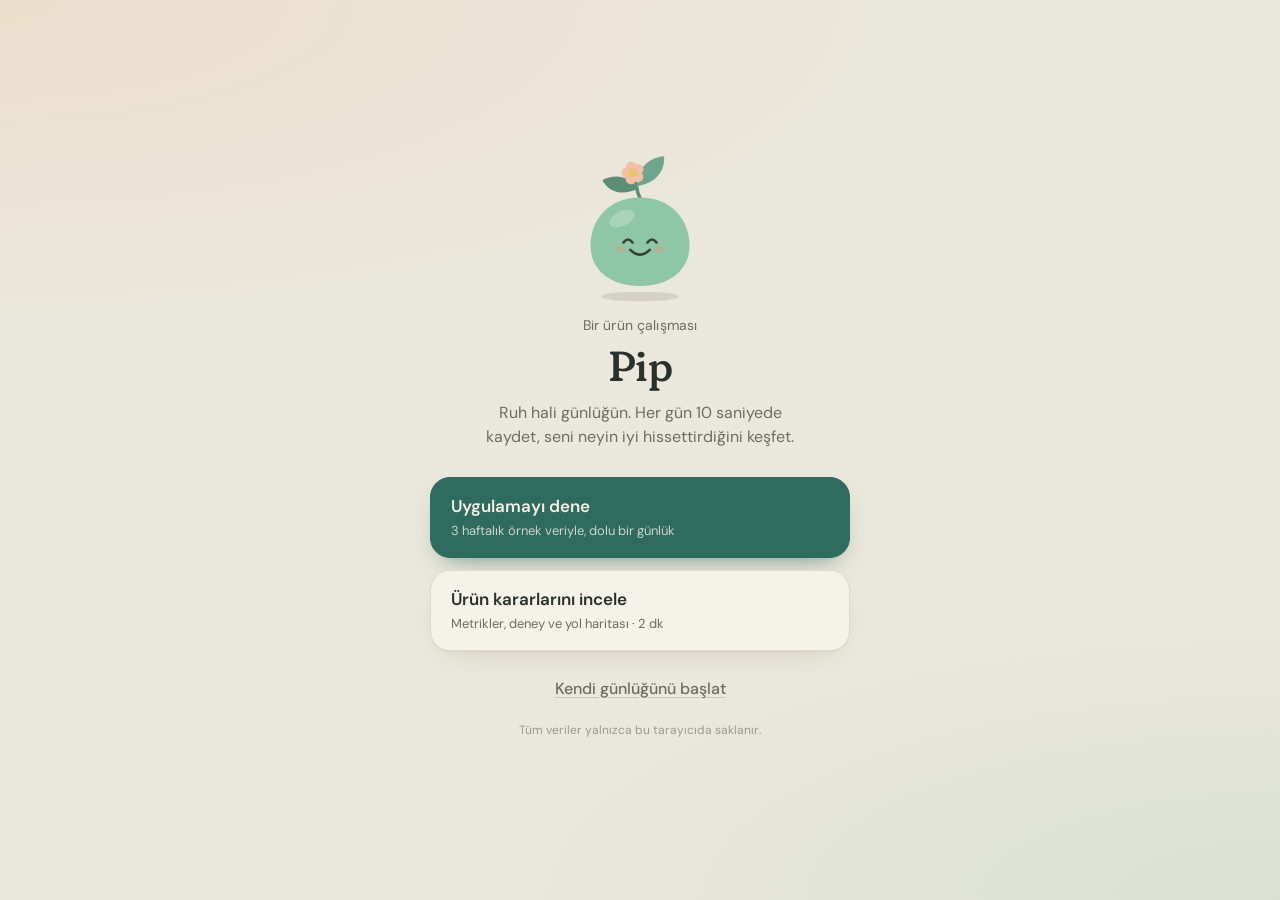
<file: index.html>
<!doctype html>
<html lang="tr">
<head>
  <meta charset="utf-8">
  <meta name="viewport" content="width=device-width, initial-scale=1, viewport-fit=cover">
  <meta name="theme-color" content="#EAE7DC">
  <meta name="description" content="Pip: günlük ruh halini 10 saniyede kaydet, haftalık örüntülerini keşfet.">
  <title>Pip · Ruh Hali Günlüğü</title>
  <link rel="manifest" href="manifest.webmanifest">
  <link rel="apple-touch-icon" href="icons/pip-180.png">
  <meta name="apple-mobile-web-app-capable" content="yes">
  <meta name="apple-mobile-web-app-title" content="Pip">
  <meta name="apple-mobile-web-app-status-bar-style" content="default">
  <link rel="icon" type="image/svg+xml" href="data:image/svg+xml,%3Csvg%20xmlns%3D%22http%3A%2F%2Fwww.w3.org%2F2000%2Fsvg%22%20viewBox%3D%2210%204%2080%2090%22%3E%3Cg%20data-part%3D%22figure%22%20transform%3D%22translate(0%20-2.50)%22%3E%3Cg%20data-part%3D%22sprout%22%20transform%3D%22rotate(-8.00%2050%2032)%22%3E%3Cpath%20d%3D%22M50%2034%20Q49%2028%2050%2022%22%20stroke%3D%22%235A8F76%22%20stroke-width%3D%222.4%22%20fill%3D%22none%22%20stroke-linecap%3D%22round%22%2F%3E%3Cpath%20d%3D%22M50%2024%20C53%2013%2063%208%2073%2010%20C71%2020%2062%2026%2050%2024Z%22%20fill%3D%22%236FA58A%22%2F%3E%3C%2Fg%3E%3Cg%20class%3D%22f-body%22%3E%3Cpath%20data-part%3D%22skin%22%20d%3D%22M50%2032%20C71%2032%2083%2047%2083%2064%20C83%2081%2069%2091%2050%2091%20C31%2091%2017%2081%2017%2064%20C17%2047%2029%2032%2050%2032Z%22%20fill%3D%22rgb(191%2C220%2C194)%22%2F%3E%3Cellipse%20cx%3D%2238%22%20cy%3D%2246%22%20rx%3D%229%22%20ry%3D%225%22%20fill%3D%22%23fff%22%20opacity%3D%22.22%22%20transform%3D%22rotate(-25%2038%2046)%22%2F%3E%3Cg%20opacity%3D%22.88%22%20fill%3D%22none%22%20stroke%3D%22%232A302B%22%20stroke-width%3D%221.8%22%20stroke-linecap%3D%22round%22%3E%3Cg%20data-part%3D%22blush%22%20opacity%3D%220.4%22%20stroke%3D%22none%22%20fill%3D%22%23E39A88%22%3E%3Cellipse%20cx%3D%2237%22%20cy%3D%2266.5%22%20rx%3D%223.4%22%20ry%3D%222.1%22%2F%3E%3Cellipse%20cx%3D%2263%22%20cy%3D%2266.5%22%20rx%3D%223.4%22%20ry%3D%222.1%22%2F%3E%3C%2Fg%3E%3Cg%20data-part%3D%22brows%22%20opacity%3D%220%22%20stroke-width%3D%221.6%22%3E%3Cpath%20d%3D%22M39%2056%20L45%2054%22%2F%3E%3Cpath%20d%3D%22M61%2056%20L55%2054%22%2F%3E%3C%2Fg%3E%3Cg%20data-part%3D%22dots%22%20opacity%3D%221%22%20stroke%3D%22none%22%20fill%3D%22%232A302B%22%3E%3Ccircle%20cx%3D%2242%22%20cy%3D%2261%22%20r%3D%222.3%22%2F%3E%3Ccircle%20cx%3D%2258%22%20cy%3D%2261%22%20r%3D%222.3%22%2F%3E%3C%2Fg%3E%3Cg%20data-part%3D%22arcs%22%20opacity%3D%220%22%3E%3Cpath%20d%3D%22M39%2062%20Q42%2058%2045%2062%22%2F%3E%3Cpath%20d%3D%22M55%2062%20Q58%2058%2061%2062%22%2F%3E%3C%2Fg%3E%3Cpath%20data-part%3D%22mouth%22%20d%3D%22M44.50%2067.80%20Q50%2071.40%2055.50%2067.80%22%2F%3E%3C%2Fg%3E%3C%2Fg%3E%3C%2Fg%3E%3C%2Fsvg%3E">
  <link rel="preconnect" href="https://fonts.googleapis.com">
  <link rel="preconnect" href="https://fonts.gstatic.com" crossorigin>
  <link rel="stylesheet" href="https://fonts.googleapis.com/css2?family=DM+Sans:opsz,wght@9..40,400;9..40,500;9..40,600&family=Fraunces:opsz,wght,SOFT@9..144,400..600,0..100&display=swap">
  <link rel="stylesheet" href="styles.css">
</head>
<body>
  <div class="app">
    <main id="view" class="view" tabindex="-1"></main>
  </div>

  <nav class="tabbar" aria-label="Ana menü">
    <div class="tabbar-inner">
      <a class="tab" href="#bugun" data-view="today">
        <svg viewBox="0 0 24 24" aria-hidden="true"><circle cx="12" cy="12" r="4.2"/><path d="M12 2.8v2.4M12 18.8v2.4M2.8 12h2.4M18.8 12h2.4M5.5 5.5l1.7 1.7M16.8 16.8l1.7 1.7M5.5 18.5l1.7-1.7M16.8 7.2l1.7-1.7"/></svg>
        <span>Bugün</span>
      </a>
      <a class="tab" href="#icgoru" data-view="insights">
        <svg viewBox="0 0 24 24" aria-hidden="true"><path d="M5 20V12M10 20V6M15 20v-9M20 20V9"/></svg>
        <span>İçgörü</span>
      </a>
      <a class="tab" href="#gecmis" data-view="history">
        <svg viewBox="0 0 24 24" aria-hidden="true"><rect x="3.5" y="5" width="17" height="15.5" rx="3"/><path d="M3.5 10h17M8 3v4M16 3v4"/></svg>
        <span>Geçmiş</span>
      </a>
      <a class="tab" href="#ayarlar" data-view="settings">
        <svg viewBox="0 0 24 24" aria-hidden="true"><path d="M4 7h9M17 7h3M4 17h3M11 17h9"/><circle cx="15" cy="7" r="2"/><circle cx="9" cy="17" r="2"/></svg>
        <span>Ayarlar</span>
      </a>
    </div>
  </nav>

  <button id="notes-toggle" class="notes-toggle" type="button" aria-pressed="false">
    <svg viewBox="0 0 24 24" aria-hidden="true"><circle cx="12" cy="12" r="8.5"/><path d="M12 11v5M12 8v.01"/></svg>
    <span>Ürün notları</span>
  </button>

  <div id="note-sheet" class="note-sheet" role="dialog" aria-modal="false" aria-labelledby="note-title" hidden>
    <div class="note-card">
      <div class="note-head">
        <span class="note-num" id="note-num"></span>
        <span class="eyebrow">Ürün notu</span>
        <button class="icon-btn note-close" type="button" data-close-note aria-label="Notu kapat">
          <svg viewBox="0 0 24 24" aria-hidden="true"><path d="M6 6l12 12M18 6L6 18"/></svg>
        </button>
      </div>
      <h3 id="note-title"></h3>
      <div id="note-body"></div>
    </div>
  </div>

  <div id="toast" class="toast" role="status" aria-live="polite"></div>

  <script src="product.js"></script>
  <script src="app.js"></script>
</body>
</html>
</file>
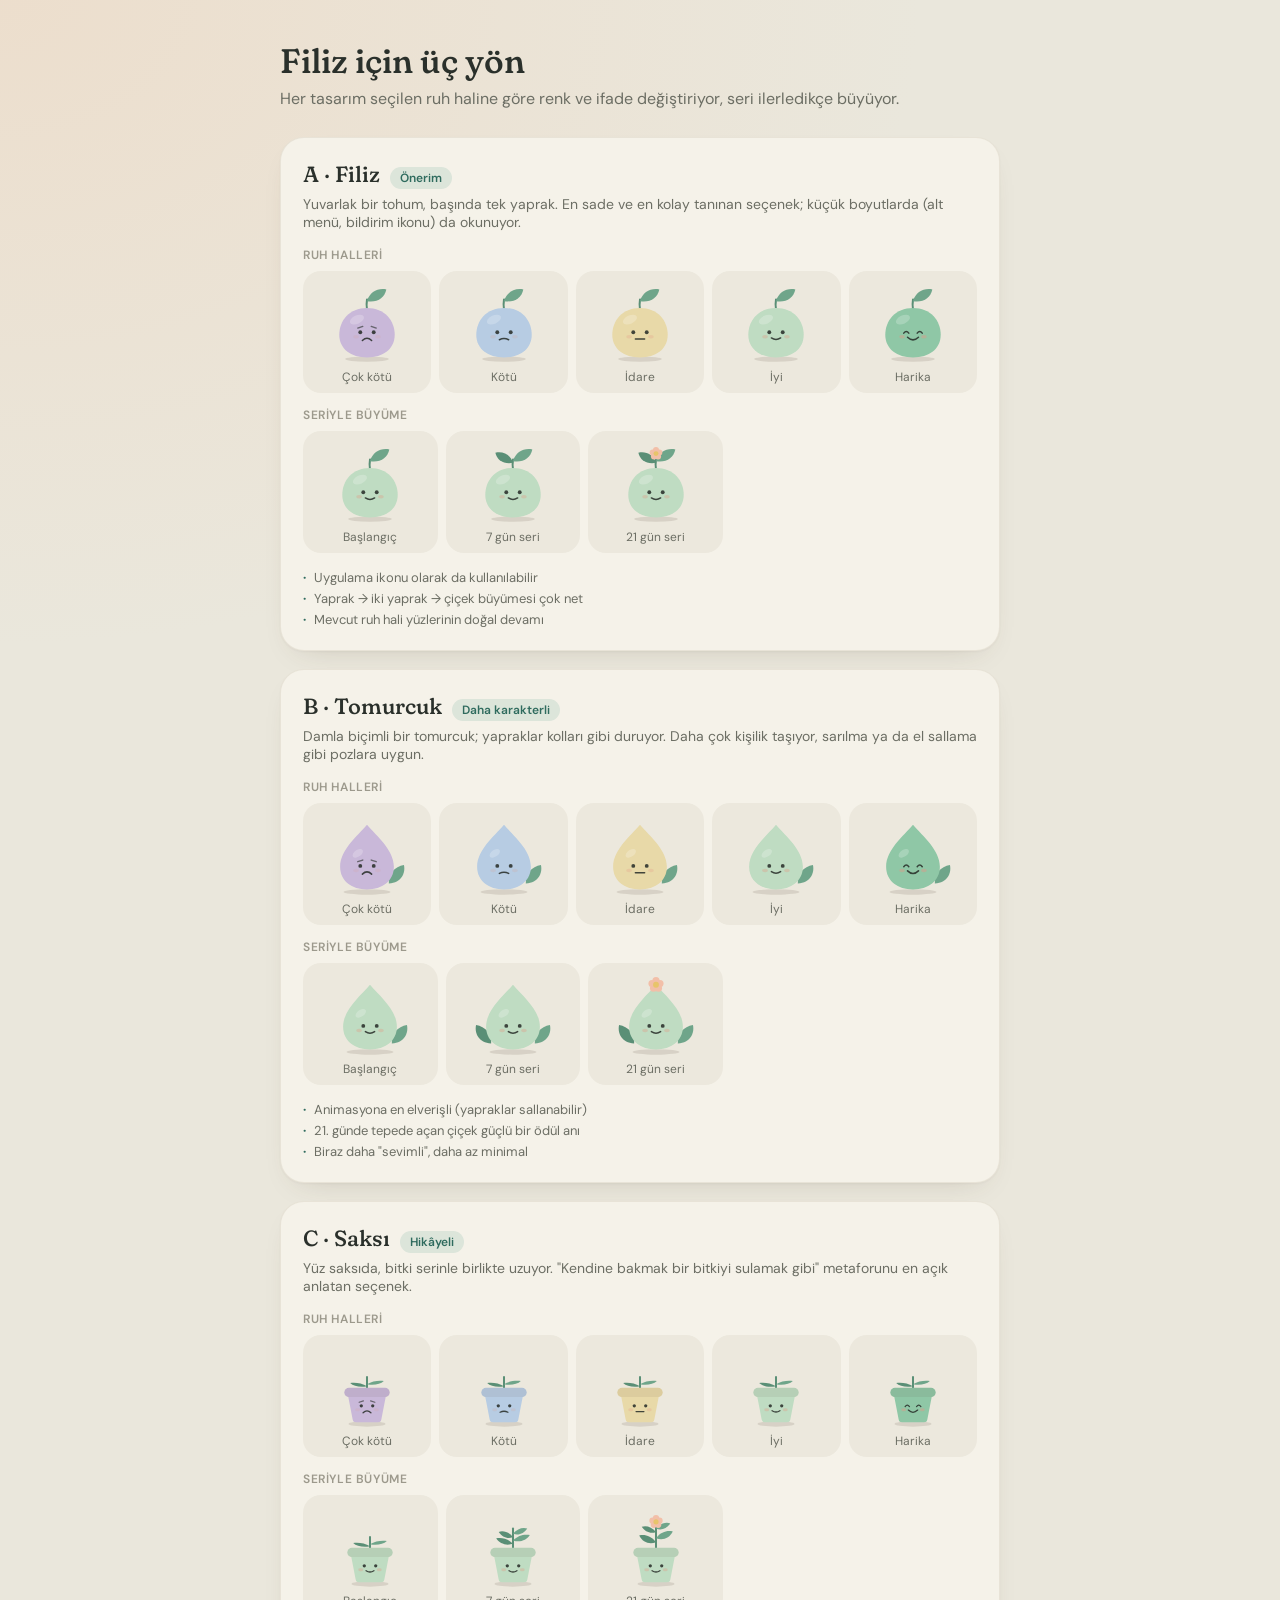
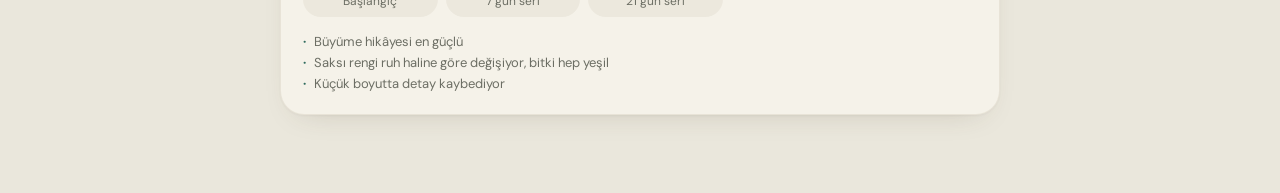
<file: tasarim/filiz-secenekler.html>
<!doctype html>
<html lang="tr">
<head>
<meta charset="utf-8">
<meta name="viewport" content="width=device-width, initial-scale=1">
<title>Filiz · Maskot seçenekleri</title>
<link rel="stylesheet" href="https://fonts.googleapis.com/css2?family=DM+Sans:opsz,wght@9..40,400;9..40,500;9..40,600&family=Fraunces:opsz,wght,SOFT@9..144,400..600,0..100&display=swap">
<style>
  :root { --bg:#EAE7DC; --surface:#F5F2E9; --surface-2:#ECE8DD; --ink:#2A302B; --muted:#6C6E64; --faint:#9C998C; --line:#E0DACB; --accent:#2F6B5E; }
  * { box-sizing: border-box; }
  body { margin:0; min-height:100vh; background: radial-gradient(120% 60% at 0% 0%, rgba(239,211,186,.45), transparent 60%), var(--bg); color:var(--ink); font-family:"DM Sans", system-ui, sans-serif; }
  main { max-width: 760px; margin: 0 auto; padding: 40px 20px 60px; }
  h1, h2 { font-family:"Fraunces", Georgia, serif; font-variation-settings:"SOFT" 100; font-weight:500; }
  h1 { font-size: 34px; margin: 0 0 6px; }
  .lead { color: var(--muted); margin: 0 0 28px; }
  .card { background: var(--surface); border:1px solid rgba(224,218,203,.6); border-radius: 24px; padding: 22px; margin-bottom: 18px; box-shadow: 0 1px 2px rgba(74,60,40,.04), 0 12px 32px -20px rgba(74,60,40,.28); }
  .head { display:flex; align-items: baseline; gap: 10px; flex-wrap: wrap; }
  .badge { font-size: 12px; font-weight:600; color: var(--accent); background:#DCE5DA; padding: 3px 10px; border-radius: 999px; }
  h2 { font-size: 22px; margin: 0; }
  .desc { color: var(--muted); font-size: 14px; margin: 6px 0 16px; }
  .label { font-size: 12px; font-weight:600; color: var(--faint); text-transform: uppercase; letter-spacing: .05em; margin: 14px 0 8px; }
  .row { display:grid; grid-template-columns: repeat(5, 1fr); gap: 8px; }
  .row.stages { grid-template-columns: repeat(3, 1fr); max-width: 420px; }
  .cell { display:flex; flex-direction:column; align-items:center; gap: 4px; background: var(--surface-2); border-radius: 18px; padding: 10px 4px 8px; }
  .cell svg { width: 100%; max-width: 84px; height: auto; }
  .cell span { font-size: 12px; color: var(--muted); }
  .pros { margin: 16px 0 0; padding: 0; list-style: none; display: grid; gap: 4px; font-size: 13px; color: var(--muted); }
  .pros li::before { content: "·"; margin-right: 8px; color: var(--accent); font-weight: 700; }
</style>
</head>
<body>
<main>
  <h1>Filiz için üç yön</h1>
  <p class="lead">Her tasarım seçilen ruh haline göre renk ve ifade değiştiriyor, seri ilerledikçe büyüyor.</p>
  <div id="variants"></div>
</main>

<script>
const MOODS = [
  { label: 'Çok kötü', color: '#C9B8D9' },
  { label: 'Kötü',     color: '#B7CCE3' },
  { label: 'İdare',    color: '#E8D9A8' },
  { label: 'İyi',      color: '#BFDCC2' },
  { label: 'Harika',   color: '#8FC7A6' },
];
const INK = '#2A302B';
const LEAF = '#6FA58A';
const LEAF_DARK = '#5A8F76';
const PETAL = '#F2BFA8';
const POLLEN = '#E8C46A';

function face(cx, cy, s, mood) {
  const eyeY = cy - 3 * s;
  let eyes;
  if (mood === 5) {
    eyes = [-8, 8].map((dx) => `<path d="M${cx + dx * s - 3 * s} ${eyeY + 1 * s} Q${cx + dx * s} ${eyeY - 3 * s} ${cx + dx * s + 3 * s} ${eyeY + 1 * s}" fill="none" stroke="${INK}" stroke-width="${1.8 * s}" stroke-linecap="round"/>`).join('');
  } else {
    eyes = [-8, 8].map((dx) => `<circle cx="${cx + dx * s}" cy="${eyeY}" r="${2.3 * s}" fill="${INK}"/>`).join('');
  }
  let brows = '';
  if (mood === 1) {
    brows = `<path d="M${cx - 11 * s} ${eyeY - 5 * s} L${cx - 5 * s} ${eyeY - 7 * s}" stroke="${INK}" stroke-width="${1.6 * s}" stroke-linecap="round" opacity=".7"/>
             <path d="M${cx + 11 * s} ${eyeY - 5 * s} L${cx + 5 * s} ${eyeY - 7 * s}" stroke="${INK}" stroke-width="${1.6 * s}" stroke-linecap="round" opacity=".7"/>`;
  }
  const c = [-3.5, -1.8, 0, 2.4, 4.2][mood - 1] * s;
  const my = cy + 5 * s;
  const w = (mood === 5 ? 6.5 : 5.5) * s;
  const mouth = `<path d="M${cx - w} ${my - c / 2} Q${cx} ${my + c} ${cx + w} ${my - c / 2}" fill="none" stroke="${INK}" stroke-width="${1.8 * s}" stroke-linecap="round"/>`;
  const blushOpacity = [0.15, 0.2, 0.3, 0.4, 0.5][mood - 1];
  const cheeks = [-13, 13].map((dx) => `<ellipse cx="${cx + dx * s}" cy="${cy + 2.5 * s}" rx="${3.4 * s}" ry="${2.1 * s}" fill="#E39A88" opacity="${blushOpacity}"/>`).join('');
  return `<g opacity=".88">${cheeks}${brows}${eyes}${mouth}</g>`;
}

function flower(cx, cy, r) {
  const petals = Array.from({ length: 5 }, (_, i) => {
    const a = (i / 5) * Math.PI * 2 - Math.PI / 2;
    return `<circle cx="${cx + Math.cos(a) * r}" cy="${cy + Math.sin(a) * r}" r="${r * 0.85}" fill="${PETAL}"/>`;
  }).join('');
  return `${petals}<circle cx="${cx}" cy="${cy}" r="${r * 0.7}" fill="${POLLEN}"/>`;
}

const shadow = (cx, y, rx) => `<ellipse cx="${cx}" cy="${y}" rx="${rx}" ry="3.2" fill="rgba(74,60,40,.13)"/>`;

/* A — Filiz: yuvarlak tohum gövde, tepede yaprak */
function seed(mood, stage) {
  const body = MOODS[mood - 1].color;
  const leafR = `<path d="M50 24 C53 13 63 8 73 10 C71 20 62 26 50 24Z" fill="${LEAF}"/>`;
  const leafL = `<path d="M50 26 C47 16 38 12 29 14 C31 23 39 28 50 26Z" fill="${LEAF_DARK}"/>`;
  const stem = `<path d="M50 34 Q49 28 50 22" stroke="${LEAF_DARK}" stroke-width="2.4" fill="none" stroke-linecap="round"/>`;
  const top = stage === 3 ? `${leafL}${leafR}${flower(50, 15, 4.2)}` : stage === 2 ? `${leafL}${leafR}` : leafR;
  return `<svg viewBox="0 0 100 100">${shadow(50, 93, 26)}${stem}${top}
    <path d="M50 32 C71 32 83 47 83 64 C83 81 69 91 50 91 C31 91 17 81 17 64 C17 47 29 32 50 32Z" fill="${body}"/>
    <ellipse cx="38" cy="46" rx="9" ry="5" fill="#fff" opacity=".22" transform="rotate(-25 38 46)"/>
    ${face(50, 64, 1, mood)}</svg>`;
}

/* B — Tomurcuk: damla gövde, yanlarda yapraklar, tepede açan çiçek */
function bud(mood, stage) {
  const body = MOODS[mood - 1].color;
  const leftLeaf = `<path d="M24 84 C9 83 4 72 6 62 C17 64 25 72 24 84Z" fill="${LEAF_DARK}"/>`;
  const rightLeaf = `<path d="M76 84 C91 83 96 72 94 62 C83 64 75 72 76 84Z" fill="${LEAF}"/>`;
  const leaves = stage >= 2 ? leftLeaf + rightLeaf : rightLeaf;
  const crown = stage === 3 ? flower(50, 14, 5) : '';
  return `<svg viewBox="0 0 100 100">${shadow(50, 94, 28)}${leaves}
    <path d="M50 14 C62 28 82 44 82 64 C82 81 68 91 50 91 C32 91 18 81 18 64 C18 44 38 28 50 14Z" fill="${body}"/>
    <ellipse cx="39" cy="48" rx="7" ry="4" fill="#fff" opacity=".22" transform="rotate(-35 39 48)"/>
    ${crown}${face(50, 66, 1, mood)}</svg>`;
}

/* C — Saksı: yüz saksıda, bitki seriyle uzuyor */
function pot(mood, stage) {
  const body = MOODS[mood - 1].color;
  const h = [16, 26, 32][stage - 1];
  const top = 54 - h;
  const leaves = [];
  leaves.push(`<path d="M50 ${top + h * 0.55} C56 ${top + h * 0.3} 64 ${top + h * 0.25} 70 ${top + h * 0.3} C66 ${top + h * 0.55} 58 ${top + h * 0.65} 50 ${top + h * 0.55}Z" fill="${LEAF}"/>`);
  leaves.push(`<path d="M50 ${top + h * 0.7} C44 ${top + h * 0.45} 36 ${top + h * 0.4} 30 ${top + h * 0.45} C34 ${top + h * 0.7} 42 ${top + h * 0.8} 50 ${top + h * 0.7}Z" fill="${LEAF_DARK}"/>`);
  if (stage >= 2) {
    leaves.push(`<path d="M50 ${top + 6} C55 ${top} 62 ${top - 2} 67 ${top} C63 ${top + 6} 56 ${top + 9} 50 ${top + 6}Z" fill="${LEAF}"/>`);
    leaves.push(`<path d="M50 ${top + 10} C45 ${top + 4} 38 ${top + 2} 33 ${top + 4} C37 ${top + 10} 44 ${top + 13} 50 ${top + 10}Z" fill="${LEAF_DARK}"/>`);
  }
  const crown = stage === 3 ? flower(50, top - 2, 4.4) : '';
  return `<svg viewBox="0 0 100 100">${shadow(50, 94, 22)}
    <path d="M50 54 L50 ${top}" stroke="${LEAF_DARK}" stroke-width="2.4" stroke-linecap="round"/>
    ${leaves.join('')}${crown}
    <path d="M27 58 H73 L67 89 Q66.5 92 63 92 H37 Q33.5 92 33 89 Z" fill="${body}"/>
    <rect x="23" y="51" width="54" height="11" rx="5.5" fill="${body}"/>
    <rect x="23" y="51" width="54" height="11" rx="5.5" fill="rgba(74,60,40,.08)"/>
    ${face(50, 75, 0.85, mood)}</svg>`;
}

const VARIANTS = [
  { name: 'Filiz', badge: 'Önerim', fn: seed,
    desc: 'Yuvarlak bir tohum, başında tek yaprak. En sade ve en kolay tanınan seçenek; küçük boyutlarda (alt menü, bildirim ikonu) da okunuyor.',
    pros: ['Uygulama ikonu olarak da kullanılabilir', 'Yaprak → iki yaprak → çiçek büyümesi çok net', 'Mevcut ruh hali yüzlerinin doğal devamı'] },
  { name: 'Tomurcuk', badge: 'Daha karakterli', fn: bud,
    desc: 'Damla biçimli bir tomurcuk; yapraklar kolları gibi duruyor. Daha çok kişilik taşıyor, sarılma ya da el sallama gibi pozlara uygun.',
    pros: ['Animasyona en elverişli (yapraklar sallanabilir)', '21. günde tepede açan çiçek güçlü bir ödül anı', 'Biraz daha "sevimli", daha az minimal'] },
  { name: 'Saksı', badge: 'Hikâyeli', fn: pot,
    desc: 'Yüz saksıda, bitki serinle birlikte uzuyor. "Kendine bakmak bir bitkiyi sulamak gibi" metaforunu en açık anlatan seçenek.',
    pros: ['Büyüme hikâyesi en güçlü', 'Saksı rengi ruh haline göre değişiyor, bitki hep yeşil', 'Küçük boyutta detay kaybediyor'] },
];

const STAGES = ['Başlangıç', '7 gün seri', '21 gün seri'];

document.getElementById('variants').innerHTML = VARIANTS.map((v, i) => `
  <section class="card">
    <div class="head"><h2>${String.fromCharCode(65 + i)} · ${v.name}</h2><span class="badge">${v.badge}</span></div>
    <p class="desc">${v.desc}</p>
    <div class="label">Ruh halleri</div>
    <div class="row">${MOODS.map((m, k) => `<div class="cell">${v.fn(k + 1, 1)}<span>${m.label}</span></div>`).join('')}</div>
    <div class="label">Seriyle büyüme</div>
    <div class="row stages">${STAGES.map((s, k) => `<div class="cell">${v.fn(4, k + 1)}<span>${s}</span></div>`).join('')}</div>
    <ul class="pros">${v.pros.map((p) => `<li>${p}</li>`).join('')}</ul>
  </section>`).join('');
</script>
</body>
</html>
</file>
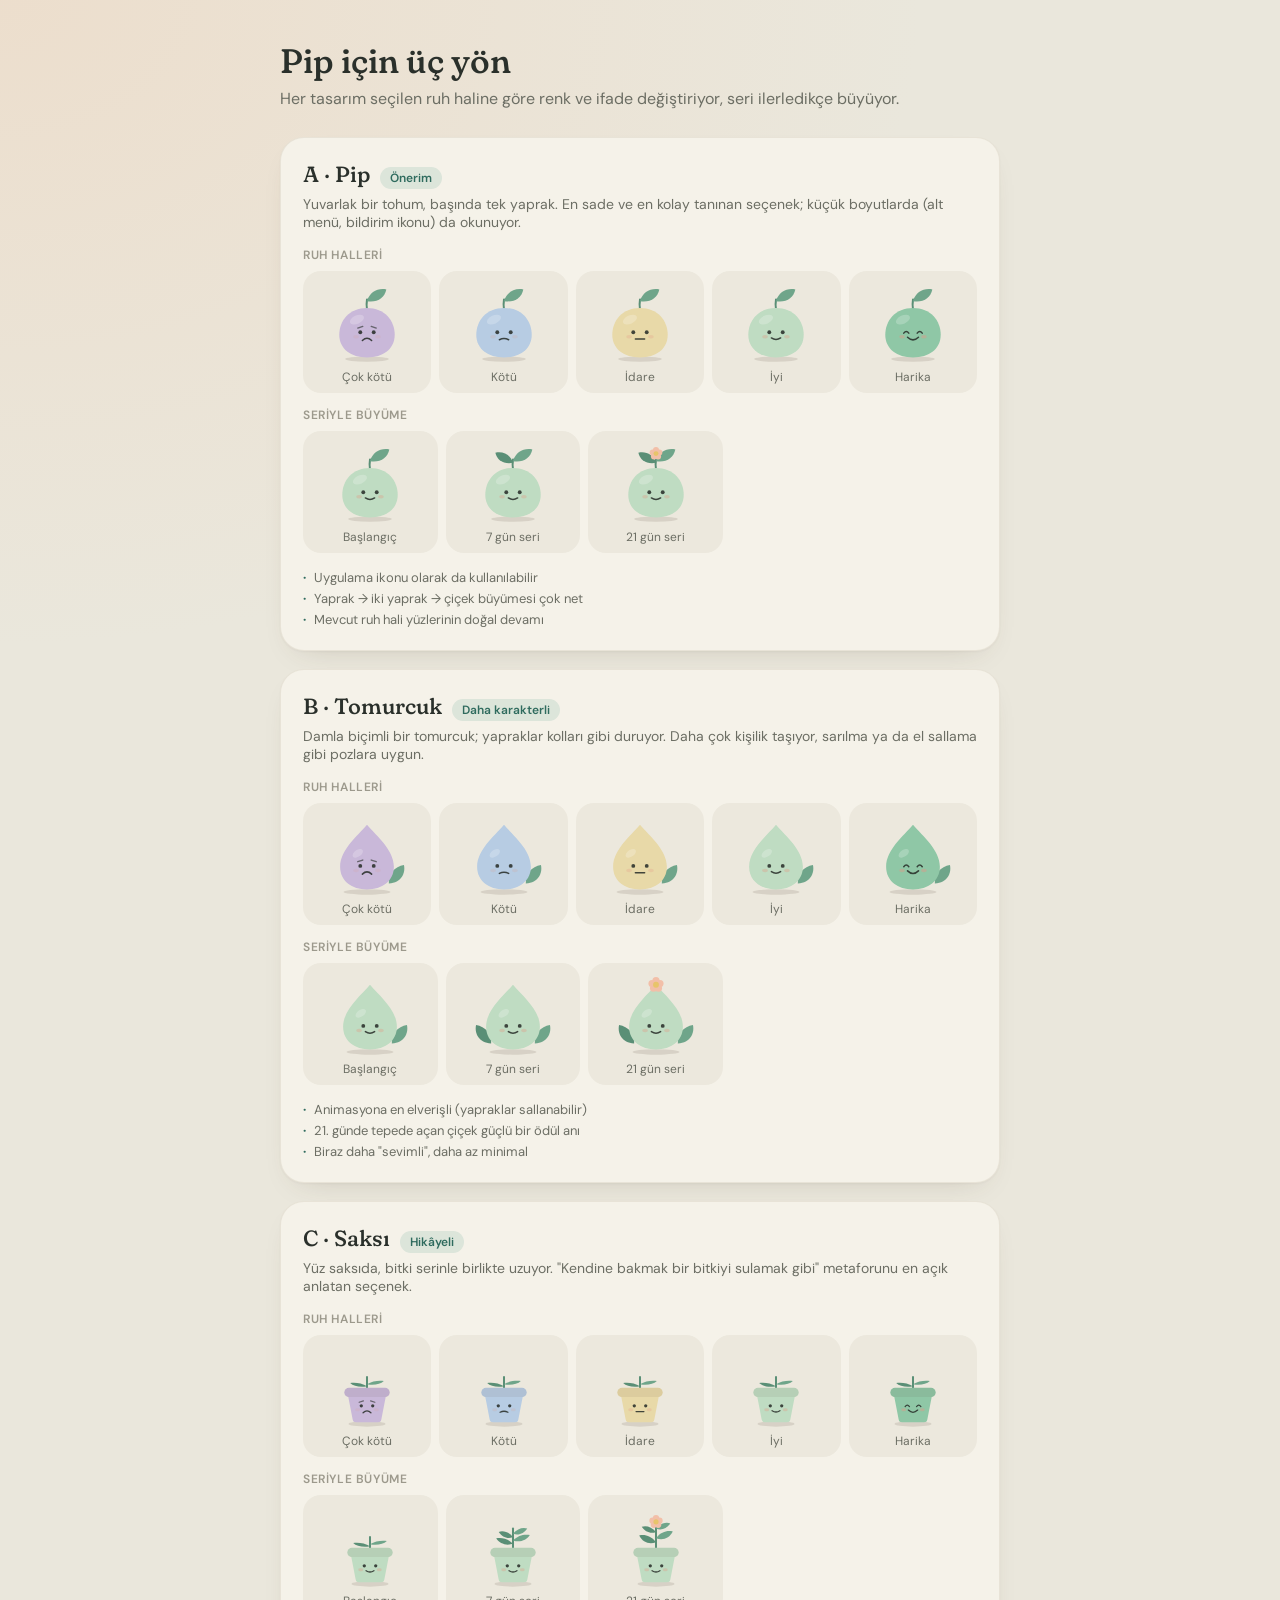
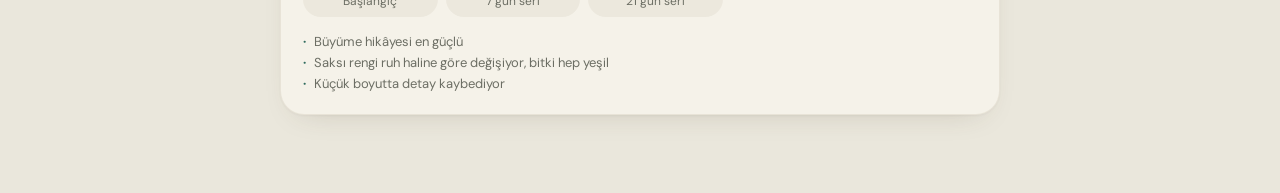
<file: tasarim/pip-secenekler.html>
<!doctype html>
<html lang="tr">
<head>
<meta charset="utf-8">
<meta name="viewport" content="width=device-width, initial-scale=1">
<title>Pip · Maskot seçenekleri</title>
<link rel="stylesheet" href="https://fonts.googleapis.com/css2?family=DM+Sans:opsz,wght@9..40,400;9..40,500;9..40,600&family=Fraunces:opsz,wght,SOFT@9..144,400..600,0..100&display=swap">
<style>
  :root { --bg:#EAE7DC; --surface:#F5F2E9; --surface-2:#ECE8DD; --ink:#2A302B; --muted:#6C6E64; --faint:#9C998C; --line:#E0DACB; --accent:#2F6B5E; }
  * { box-sizing: border-box; }
  body { margin:0; min-height:100vh; background: radial-gradient(120% 60% at 0% 0%, rgba(239,211,186,.45), transparent 60%), var(--bg); color:var(--ink); font-family:"DM Sans", system-ui, sans-serif; }
  main { max-width: 760px; margin: 0 auto; padding: 40px 20px 60px; }
  h1, h2 { font-family:"Fraunces", Georgia, serif; font-variation-settings:"SOFT" 100; font-weight:500; }
  h1 { font-size: 34px; margin: 0 0 6px; }
  .lead { color: var(--muted); margin: 0 0 28px; }
  .card { background: var(--surface); border:1px solid rgba(224,218,203,.6); border-radius: 24px; padding: 22px; margin-bottom: 18px; box-shadow: 0 1px 2px rgba(74,60,40,.04), 0 12px 32px -20px rgba(74,60,40,.28); }
  .head { display:flex; align-items: baseline; gap: 10px; flex-wrap: wrap; }
  .badge { font-size: 12px; font-weight:600; color: var(--accent); background:#DCE5DA; padding: 3px 10px; border-radius: 999px; }
  h2 { font-size: 22px; margin: 0; }
  .desc { color: var(--muted); font-size: 14px; margin: 6px 0 16px; }
  .label { font-size: 12px; font-weight:600; color: var(--faint); text-transform: uppercase; letter-spacing: .05em; margin: 14px 0 8px; }
  .row { display:grid; grid-template-columns: repeat(5, 1fr); gap: 8px; }
  .row.stages { grid-template-columns: repeat(3, 1fr); max-width: 420px; }
  .cell { display:flex; flex-direction:column; align-items:center; gap: 4px; background: var(--surface-2); border-radius: 18px; padding: 10px 4px 8px; }
  .cell svg { width: 100%; max-width: 84px; height: auto; }
  .cell span { font-size: 12px; color: var(--muted); }
  .pros { margin: 16px 0 0; padding: 0; list-style: none; display: grid; gap: 4px; font-size: 13px; color: var(--muted); }
  .pros li::before { content: "·"; margin-right: 8px; color: var(--accent); font-weight: 700; }
</style>
</head>
<body>
<main>
  <h1>Pip için üç yön</h1>
  <p class="lead">Her tasarım seçilen ruh haline göre renk ve ifade değiştiriyor, seri ilerledikçe büyüyor.</p>
  <div id="variants"></div>
</main>

<script>
const MOODS = [
  { label: 'Çok kötü', color: '#C9B8D9' },
  { label: 'Kötü',     color: '#B7CCE3' },
  { label: 'İdare',    color: '#E8D9A8' },
  { label: 'İyi',      color: '#BFDCC2' },
  { label: 'Harika',   color: '#8FC7A6' },
];
const INK = '#2A302B';
const LEAF = '#6FA58A';
const LEAF_DARK = '#5A8F76';
const PETAL = '#F2BFA8';
const POLLEN = '#E8C46A';

function face(cx, cy, s, mood) {
  const eyeY = cy - 3 * s;
  let eyes;
  if (mood === 5) {
    eyes = [-8, 8].map((dx) => `<path d="M${cx + dx * s - 3 * s} ${eyeY + 1 * s} Q${cx + dx * s} ${eyeY - 3 * s} ${cx + dx * s + 3 * s} ${eyeY + 1 * s}" fill="none" stroke="${INK}" stroke-width="${1.8 * s}" stroke-linecap="round"/>`).join('');
  } else {
    eyes = [-8, 8].map((dx) => `<circle cx="${cx + dx * s}" cy="${eyeY}" r="${2.3 * s}" fill="${INK}"/>`).join('');
  }
  let brows = '';
  if (mood === 1) {
    brows = `<path d="M${cx - 11 * s} ${eyeY - 5 * s} L${cx - 5 * s} ${eyeY - 7 * s}" stroke="${INK}" stroke-width="${1.6 * s}" stroke-linecap="round" opacity=".7"/>
             <path d="M${cx + 11 * s} ${eyeY - 5 * s} L${cx + 5 * s} ${eyeY - 7 * s}" stroke="${INK}" stroke-width="${1.6 * s}" stroke-linecap="round" opacity=".7"/>`;
  }
  const c = [-3.5, -1.8, 0, 2.4, 4.2][mood - 1] * s;
  const my = cy + 5 * s;
  const w = (mood === 5 ? 6.5 : 5.5) * s;
  const mouth = `<path d="M${cx - w} ${my - c / 2} Q${cx} ${my + c} ${cx + w} ${my - c / 2}" fill="none" stroke="${INK}" stroke-width="${1.8 * s}" stroke-linecap="round"/>`;
  const blushOpacity = [0.15, 0.2, 0.3, 0.4, 0.5][mood - 1];
  const cheeks = [-13, 13].map((dx) => `<ellipse cx="${cx + dx * s}" cy="${cy + 2.5 * s}" rx="${3.4 * s}" ry="${2.1 * s}" fill="#E39A88" opacity="${blushOpacity}"/>`).join('');
  return `<g opacity=".88">${cheeks}${brows}${eyes}${mouth}</g>`;
}

function flower(cx, cy, r) {
  const petals = Array.from({ length: 5 }, (_, i) => {
    const a = (i / 5) * Math.PI * 2 - Math.PI / 2;
    return `<circle cx="${cx + Math.cos(a) * r}" cy="${cy + Math.sin(a) * r}" r="${r * 0.85}" fill="${PETAL}"/>`;
  }).join('');
  return `${petals}<circle cx="${cx}" cy="${cy}" r="${r * 0.7}" fill="${POLLEN}"/>`;
}

const shadow = (cx, y, rx) => `<ellipse cx="${cx}" cy="${y}" rx="${rx}" ry="3.2" fill="rgba(74,60,40,.13)"/>`;

/* A — Pip: yuvarlak tohum gövde, tepede yaprak */
function seed(mood, stage) {
  const body = MOODS[mood - 1].color;
  const leafR = `<path d="M50 24 C53 13 63 8 73 10 C71 20 62 26 50 24Z" fill="${LEAF}"/>`;
  const leafL = `<path d="M50 26 C47 16 38 12 29 14 C31 23 39 28 50 26Z" fill="${LEAF_DARK}"/>`;
  const stem = `<path d="M50 34 Q49 28 50 22" stroke="${LEAF_DARK}" stroke-width="2.4" fill="none" stroke-linecap="round"/>`;
  const top = stage === 3 ? `${leafL}${leafR}${flower(50, 15, 4.2)}` : stage === 2 ? `${leafL}${leafR}` : leafR;
  return `<svg viewBox="0 0 100 100">${shadow(50, 93, 26)}${stem}${top}
    <path d="M50 32 C71 32 83 47 83 64 C83 81 69 91 50 91 C31 91 17 81 17 64 C17 47 29 32 50 32Z" fill="${body}"/>
    <ellipse cx="38" cy="46" rx="9" ry="5" fill="#fff" opacity=".22" transform="rotate(-25 38 46)"/>
    ${face(50, 64, 1, mood)}</svg>`;
}

/* B — Tomurcuk: damla gövde, yanlarda yapraklar, tepede açan çiçek */
function bud(mood, stage) {
  const body = MOODS[mood - 1].color;
  const leftLeaf = `<path d="M24 84 C9 83 4 72 6 62 C17 64 25 72 24 84Z" fill="${LEAF_DARK}"/>`;
  const rightLeaf = `<path d="M76 84 C91 83 96 72 94 62 C83 64 75 72 76 84Z" fill="${LEAF}"/>`;
  const leaves = stage >= 2 ? leftLeaf + rightLeaf : rightLeaf;
  const crown = stage === 3 ? flower(50, 14, 5) : '';
  return `<svg viewBox="0 0 100 100">${shadow(50, 94, 28)}${leaves}
    <path d="M50 14 C62 28 82 44 82 64 C82 81 68 91 50 91 C32 91 18 81 18 64 C18 44 38 28 50 14Z" fill="${body}"/>
    <ellipse cx="39" cy="48" rx="7" ry="4" fill="#fff" opacity=".22" transform="rotate(-35 39 48)"/>
    ${crown}${face(50, 66, 1, mood)}</svg>`;
}

/* C — Saksı: yüz saksıda, bitki seriyle uzuyor */
function pot(mood, stage) {
  const body = MOODS[mood - 1].color;
  const h = [16, 26, 32][stage - 1];
  const top = 54 - h;
  const leaves = [];
  leaves.push(`<path d="M50 ${top + h * 0.55} C56 ${top + h * 0.3} 64 ${top + h * 0.25} 70 ${top + h * 0.3} C66 ${top + h * 0.55} 58 ${top + h * 0.65} 50 ${top + h * 0.55}Z" fill="${LEAF}"/>`);
  leaves.push(`<path d="M50 ${top + h * 0.7} C44 ${top + h * 0.45} 36 ${top + h * 0.4} 30 ${top + h * 0.45} C34 ${top + h * 0.7} 42 ${top + h * 0.8} 50 ${top + h * 0.7}Z" fill="${LEAF_DARK}"/>`);
  if (stage >= 2) {
    leaves.push(`<path d="M50 ${top + 6} C55 ${top} 62 ${top - 2} 67 ${top} C63 ${top + 6} 56 ${top + 9} 50 ${top + 6}Z" fill="${LEAF}"/>`);
    leaves.push(`<path d="M50 ${top + 10} C45 ${top + 4} 38 ${top + 2} 33 ${top + 4} C37 ${top + 10} 44 ${top + 13} 50 ${top + 10}Z" fill="${LEAF_DARK}"/>`);
  }
  const crown = stage === 3 ? flower(50, top - 2, 4.4) : '';
  return `<svg viewBox="0 0 100 100">${shadow(50, 94, 22)}
    <path d="M50 54 L50 ${top}" stroke="${LEAF_DARK}" stroke-width="2.4" stroke-linecap="round"/>
    ${leaves.join('')}${crown}
    <path d="M27 58 H73 L67 89 Q66.5 92 63 92 H37 Q33.5 92 33 89 Z" fill="${body}"/>
    <rect x="23" y="51" width="54" height="11" rx="5.5" fill="${body}"/>
    <rect x="23" y="51" width="54" height="11" rx="5.5" fill="rgba(74,60,40,.08)"/>
    ${face(50, 75, 0.85, mood)}</svg>`;
}

const VARIANTS = [
  { name: 'Pip', badge: 'Önerim', fn: seed,
    desc: 'Yuvarlak bir tohum, başında tek yaprak. En sade ve en kolay tanınan seçenek; küçük boyutlarda (alt menü, bildirim ikonu) da okunuyor.',
    pros: ['Uygulama ikonu olarak da kullanılabilir', 'Yaprak → iki yaprak → çiçek büyümesi çok net', 'Mevcut ruh hali yüzlerinin doğal devamı'] },
  { name: 'Tomurcuk', badge: 'Daha karakterli', fn: bud,
    desc: 'Damla biçimli bir tomurcuk; yapraklar kolları gibi duruyor. Daha çok kişilik taşıyor, sarılma ya da el sallama gibi pozlara uygun.',
    pros: ['Animasyona en elverişli (yapraklar sallanabilir)', '21. günde tepede açan çiçek güçlü bir ödül anı', 'Biraz daha "sevimli", daha az minimal'] },
  { name: 'Saksı', badge: 'Hikâyeli', fn: pot,
    desc: 'Yüz saksıda, bitki serinle birlikte uzuyor. "Kendine bakmak bir bitkiyi sulamak gibi" metaforunu en açık anlatan seçenek.',
    pros: ['Büyüme hikâyesi en güçlü', 'Saksı rengi ruh haline göre değişiyor, bitki hep yeşil', 'Küçük boyutta detay kaybediyor'] },
];

const STAGES = ['Başlangıç', '7 gün seri', '21 gün seri'];

document.getElementById('variants').innerHTML = VARIANTS.map((v, i) => `
  <section class="card">
    <div class="head"><h2>${String.fromCharCode(65 + i)} · ${v.name}</h2><span class="badge">${v.badge}</span></div>
    <p class="desc">${v.desc}</p>
    <div class="label">Ruh halleri</div>
    <div class="row">${MOODS.map((m, k) => `<div class="cell">${v.fn(k + 1, 1)}<span>${m.label}</span></div>`).join('')}</div>
    <div class="label">Seriyle büyüme</div>
    <div class="row stages">${STAGES.map((s, k) => `<div class="cell">${v.fn(4, k + 1)}<span>${s}</span></div>`).join('')}</div>
    <ul class="pros">${v.pros.map((p) => `<li>${p}</li>`).join('')}</ul>
  </section>`).join('');
</script>
</body>
</html>
</file>
<file: styles.css>
:root {
  /* Sıcak, düşük kontrastlı zemin: saf beyaz yok */
  --bg: #EAE7DC;
  --bg-glow-1: rgba(239, 211, 186, .45);
  --bg-glow-2: rgba(191, 214, 196, .40);
  --surface: #F5F2E9;
  --surface-2: #ECE8DD;
  --ink: #2A302B;
  --muted: #6C6E64;
  --faint: #9C998C;
  --line: #E0DACB;
  --accent: #2F6B5E;
  --accent-ink: #25574C;
  --accent-soft: #DCE5DA;
  --accent-soft-line: #BCD0C3;
  --danger: #9A4A43;

  --mood-1: #C9B8D9;
  --mood-2: #B7CCE3;
  --mood-3: #E8D9A8;
  --mood-4: #BFDCC2;
  --mood-5: #8FC7A6;

  --tint-up: #E2ECDD;
  --tint-down: #EAE3EE;
  --tint-neutral: #F0E8D5;

  --radius: 24px;
  --shadow: 0 1px 2px rgba(74, 60, 40, .04), 0 12px 32px -20px rgba(74, 60, 40, .28);
  --font-display: "Fraunces", Georgia, "Times New Roman", serif;
  --font-body: "DM Sans", system-ui, -apple-system, "Segoe UI", Roboto, sans-serif;
  --tabbar-h: 72px;
}

* { box-sizing: border-box; }

[hidden] { display: none !important; }

html { -webkit-text-size-adjust: 100%; }

body {
  margin: 0;
  min-height: 100vh;
  background:
    radial-gradient(120% 60% at 0% 0%, var(--bg-glow-1), transparent 60%),
    radial-gradient(100% 50% at 100% 100%, var(--bg-glow-2), transparent 60%),
    var(--bg);
  background-attachment: fixed;
  color: var(--ink);
  font-family: var(--font-body);
  font-size: 16px;
  line-height: 1.5;
  -webkit-font-smoothing: antialiased;
  -webkit-tap-highlight-color: transparent;
}

button, input { font: inherit; color: inherit; }
button { cursor: pointer; }

:focus-visible {
  outline: 2px solid var(--accent);
  outline-offset: 2px;
}

.app {
  max-width: 460px;
  margin: 0 auto;
  padding: calc(20px + env(safe-area-inset-top, 0px)) 20px calc(var(--tabbar-h) + 32px + env(safe-area-inset-bottom, 0px));
}

.view { outline: none; }
.view.enter > * { animation: rise .4s ease both; }
.view.enter > *:nth-child(2) { animation-delay: .03s; }
.view.enter > *:nth-child(3) { animation-delay: .06s; }
.view.enter > *:nth-child(4) { animation-delay: .09s; }
.view.enter > *:nth-child(n+5) { animation-delay: .12s; }

@keyframes rise {
  from { opacity: 0; transform: translateY(6px); }
  to { opacity: 1; transform: none; }
}

/* ---------- Typography ---------- */

.title, .section-title, .avg-num, .insight h3, .empty h3, .cal-head h2 {
  font-family: var(--font-display);
  font-variation-settings: "SOFT" 100;
}

.top {
  display: flex;
  align-items: center;
  justify-content: space-between;
  gap: 12px;
  min-height: 36px;
  margin-bottom: 20px;
}

.eyebrow {
  margin: 0;
  font-size: 14px;
  color: var(--muted);
  letter-spacing: .01em;
}
.eyebrow strong { color: var(--ink); font-weight: 600; }

.title {
  margin: 0 0 24px;
  font-weight: 500;
  font-size: clamp(28px, 8vw, 34px);
  line-height: 1.15;
  letter-spacing: -0.01em;
}

.section-title {
  margin: 32px 0 12px;
  font-weight: 500;
  font-size: 20px;
}

.muted { color: var(--muted); }
.small { font-size: 13px; }

/* ---------- Streak ---------- */

.streak {
  display: inline-flex;
  align-items: center;
  gap: 7px;
  padding: 7px 13px 7px 11px;
  border-radius: 999px;
  background: var(--tint-neutral);
  color: #7A5B2E;
  font-size: 14px;
  font-weight: 500;
  white-space: nowrap;
}
.streak svg { width: 15px; height: 15px; fill: #C98F4A; }
.streak strong { font-weight: 600; }

/* ---------- Pip mood picker ---------- */

.picker {
  position: relative;          /* ölçek sağa sabitlenir, Pip tam ortada kalır */
  margin-top: -12px;
  touch-action: none;          /* sürüklerken sayfa kaymasın */
  user-select: none;
  -webkit-user-select: none;
  cursor: grab;
}
.picker.is-dragging { cursor: grabbing; }

.picker-stage {
  position: relative;
  display: grid;
  place-items: center;
  height: 184px;
  border-radius: 32px;
  outline-offset: 4px;
}

.picker-halo {
  position: absolute;
  width: 160px;
  height: 160px;
  border-radius: 50%;
  background: var(--halo, #DCC9B0);
  opacity: .5;
  filter: blur(22px);
}

.pip { position: relative; display: block; overflow: visible; }
.picker .pip { width: 168px; height: 168px; }

.picker.is-idle .pip { animation: bob 2.6s ease-in-out infinite; }
@keyframes bob {
  0%, 100% { transform: translateY(0); }
  50% { transform: translateY(-7px); }
}

/* Kayıt anı: kısa bir sevinç zıplaması */
.picker .pip.hop { animation: hop .7s cubic-bezier(.3, .7, .3, 1); }
@keyframes hop {
  0% { transform: translateY(0) scale(1, 1); }
  18% { transform: translateY(2px) scale(1.06, .94); }
  45% { transform: translateY(-18px) scale(.97, 1.04); }
  75% { transform: translateY(0) scale(1.04, .96); }
  100% { transform: translateY(0) scale(1, 1); }
}

.f-body { transform-box: fill-box; transform-origin: 50% 100%; }
.f-body.boing { animation: boing .42s cubic-bezier(.3, .7, .3, 1); }
@keyframes boing {
  0% { transform: scale(1, 1); }
  30% { transform: scale(1.06, .94); }
  65% { transform: scale(.98, 1.03); }
  100% { transform: scale(1, 1); }
}

.scale {
  position: absolute;
  top: 50%;
  right: 0;
  width: 48px;
  height: 176px;
  transform: translateY(-50%);
  display: flex;
  flex-direction: column;
  align-items: center;
  gap: 8px;
}

/* Uç etiketleri yalnızca ilk seçimden önce yön gösterir */
.scale-end {
  font-size: 11px;
  line-height: 1;
  font-weight: 500;
  color: var(--faint);
  white-space: nowrap;
  transition: opacity .4s ease;
}
.picker:not(.is-idle) .scale-end { opacity: 0; }

.scale-track {
  position: relative;
  flex: 1;
  width: 6px;
  border-radius: 3px;
  background: linear-gradient(to top, var(--mood-1), var(--mood-2), var(--mood-3), var(--mood-4), var(--mood-5));
}

.scale-knob {
  position: absolute;
  left: 50%;
  top: 50%;
  width: 18px;
  height: 18px;
  border-radius: 50%;
  background: var(--surface);
  box-shadow: 0 0 0 2px var(--accent), 0 4px 10px -3px rgba(74, 60, 40, .4);
  transform: translate(-50%, -50%);
  pointer-events: none;
  z-index: 1;
}
.picker.is-idle .scale-knob { box-shadow: 0 0 0 2px #C9B9A2, 0 4px 10px -3px rgba(74, 60, 40, .3); }

/* Dokunma alanı 32px, görünen nokta 6px */
.stop {
  position: absolute;
  left: 50%;
  width: 32px;
  height: 32px;
  padding: 0;
  border: 0;
  background: none;
  transform: translate(-50%, -50%);
}
.stop::after {
  content: "";
  position: absolute;
  inset: 0;
  margin: auto;
  width: 6px;
  height: 6px;
  border-radius: 50%;
  background: var(--surface);
  opacity: .9;
  transition: transform .2s ease;
}
@media (hover: hover) { .stop:hover::after { transform: scale(1.6); } }

.picker-label {
  margin: -4px 0 0;
  text-align: center;
  font-family: var(--font-display);
  font-variation-settings: "SOFT" 100;
  font-size: 26px;
  font-weight: 500;
  min-height: 1.3em;
}
.picker-label.is-placeholder {
  font-family: var(--font-body);
  font-size: 14px;
  font-weight: 500;
  color: var(--muted);
  line-height: 36px;
}

.empty-pip { width: 84px; margin: -6px auto 6px; }
.empty-pip .pip { width: 100%; height: auto; }

/* ---------- Form ---------- */

.field { margin-top: 20px; }

.label {
  display: block;
  margin-bottom: 8px;
  font-size: 14px;
  font-weight: 600;
}

.input {
  width: 100%;
  padding: 14px 16px;
  border: 1px solid var(--line);
  border-radius: 16px;
  background: var(--surface);
  font-size: 16px;
  transition: border-color .15s ease, box-shadow .15s ease;
}
.input::placeholder { color: var(--faint); }
.input:focus { outline: none; border-color: var(--accent-soft-line); box-shadow: 0 0 0 4px var(--accent-soft); }

.counter { display: block; margin-top: 4px; margin-bottom: -8px; text-align: right; font-size: 12px; color: var(--faint); }

.chips { display: flex; flex-wrap: wrap; gap: 8px; }

.chip {
  padding: 8px 15px;
  border: 1px solid var(--line);
  border-radius: 999px;
  background: var(--surface);
  font-size: 14px;
  transition: background .15s ease, border-color .15s ease, color .15s ease;
}
.chip[aria-pressed="true"] {
  background: var(--accent-soft);
  border-color: var(--accent-soft-line);
  color: var(--accent-ink);
  font-weight: 500;
}
.chip-add { border-style: dashed; border-color: #CFC7B5; color: var(--accent); background: transparent; }

.tag-form { display: flex; gap: 8px; width: 100%; margin-top: 4px; }
.tag-form .input { padding: 9px 14px; font-size: 15px; border-radius: 999px; }

.btn {
  display: inline-flex;
  align-items: center;
  justify-content: center;
  gap: 8px;
  min-height: 52px;
  padding: 12px 20px;
  border: 0;
  border-radius: 18px;
  font-weight: 600;
  font-size: 16px;
  transition: background .15s ease, color .15s ease, transform .1s ease, box-shadow .15s ease;
}
.btn:active:not(:disabled) { transform: scale(.985); }
.btn-primary { background: var(--accent); color: #F5F2E9; box-shadow: 0 10px 22px -12px rgba(47, 107, 94, .7); }
.btn-primary:disabled { background: #E1DCCE; color: #9F9A8B; box-shadow: none; cursor: not-allowed; }
.btn-ghost { background: var(--accent-soft); color: var(--accent-ink); }
.btn-quiet { background: transparent; color: var(--muted); border: 1px solid var(--line); }
.btn-danger-armed { background: var(--danger); color: #F5F2E9; border-color: var(--danger); }
.btn-link { background: transparent; color: var(--muted); font-weight: 500; text-decoration: underline; text-underline-offset: 3px; text-decoration-color: #CFC7B5; }
.btn-block { width: 100%; }
.btn-primary.btn-saved:disabled { background: var(--accent-soft); color: var(--accent-ink); cursor: default; }
.btn svg { width: 20px; height: 20px; fill: none; stroke: currentColor; stroke-width: 2.2; stroke-linecap: round; stroke-linejoin: round; }
.more-btn { margin-top: 12px; }
.btn-sm { min-height: 40px; padding: 8px 16px; font-size: 14px; border-radius: 999px; }

.save-area { margin-top: 24px; }
.save-area .btn-sm { margin-top: 6px; }
.save-hint { margin: 10px 0 0; text-align: center; font-size: 13px; color: var(--muted); }

.back-link {
  display: inline-flex;
  align-items: center;
  gap: 4px;
  margin-left: -6px;
  padding: 6px 12px 6px 4px;
  border-radius: 999px;
  color: var(--accent);
  font-size: 15px;
  font-weight: 500;
  text-decoration: none;
}
.back-link svg { width: 20px; height: 20px; fill: none; stroke: currentColor; stroke-width: 1.8; stroke-linecap: round; stroke-linejoin: round; }
@media (hover: hover) { .back-link:hover { background: var(--accent-soft); } }

.eyebrow-lead { margin: -12px 0 6px; }

/* ---------- Cards ---------- */

.card {
  background: var(--surface);
  border: 1px solid rgba(224, 218, 203, .6);
  border-radius: var(--radius);
  padding: 20px;
  box-shadow: var(--shadow);
}

/* ---------- Weekly chart ---------- */

.avg-row {
  display: flex;
  align-items: flex-end;
  justify-content: space-between;
  gap: 12px;
  flex-wrap: wrap;
  margin-bottom: 22px;
}

.avg-num {
  font-size: 50px;
  line-height: 1;
  font-weight: 500;
  letter-spacing: -0.02em;
}
.avg-of { margin-left: 4px; color: var(--faint); font-size: 18px; }
.avg-caption { margin: 6px 0 0; font-size: 13px; color: var(--muted); }

.avg-meta { display: flex; flex-direction: column; align-items: flex-end; gap: 6px; }

.pill {
  display: inline-flex;
  align-items: center;
  gap: 6px;
  padding: 4px 12px;
  border-radius: 999px;
  font-size: 13px;
  font-weight: 600;
  background: var(--c, var(--accent-soft));
}

.delta { font-size: 13px; color: var(--muted); }
.delta.up { color: var(--accent); }

.chart {
  display: grid;
  grid-template-columns: repeat(7, 1fr);
  gap: 8px;
  align-items: end;
}

.bar-col { display: flex; flex-direction: column; align-items: center; gap: 8px; }

.bar-track {
  position: relative;
  width: 100%;
  max-width: 36px;
  height: 150px;
  display: flex;
  align-items: flex-end;
  border-radius: 14px;
  background: var(--surface-2);
}

.bar {
  width: 100%;
  border-radius: 14px;
  background: var(--c);
  transform-origin: bottom;
  animation: grow .6s cubic-bezier(.2, .8, .2, 1) both;
}
.bar-empty {
  width: 6px;
  height: 6px;
  margin: 0 auto 10px;
  border-radius: 50%;
  background: #D5CFC0;
}

@keyframes grow { from { transform: scaleY(0); } to { transform: scaleY(1); } }

.bar-label { font-size: 12px; color: var(--muted); }
.bar-col.is-today .bar-label { color: var(--ink); font-weight: 600; }

.chart-foot { margin: 16px 0 0; font-size: 13px; color: var(--muted); }

/* ---------- Insight cards ---------- */

.insights { display: grid; gap: 12px; }

.insight {
  display: grid;
  grid-template-columns: auto 1fr;
  gap: 14px;
  padding: 18px;
  background: var(--tint, var(--surface));
  border-color: transparent;
  box-shadow: none;
}
.insight-icon {
  width: 38px;
  height: 38px;
  border-radius: 50%;
  display: grid;
  place-items: center;
  background: var(--c);
}
.insight-icon svg { width: 20px; height: 20px; fill: none; stroke: var(--ink); stroke-width: 1.9; stroke-linecap: round; stroke-linejoin: round; opacity: .75; }
.insight h3 {
  margin: 1px 0 6px;
  font-weight: 500;
  font-size: 18px;
  line-height: 1.3;
}
.insight p { margin: 0; font-size: 14px; color: #575A51; }
.insight .basis { margin-top: 10px; font-size: 12px; color: var(--faint); }

.empty {
  text-align: center;
  padding: 28px 20px;
}
.empty h3 { margin: 0 0 6px; font-weight: 500; font-size: 18px; }
.empty p { margin: 0 0 18px; color: var(--muted); font-size: 14px; }
.unlock { display: flex; justify-content: center; gap: 6px; margin: -6px 0 18px; }
.unlock i { width: 28px; height: 6px; border-radius: 999px; background: var(--surface-2); }
.unlock i.on { background: var(--accent); }

.disclaimer { margin: 20px 4px 0; font-size: 12px; color: var(--faint); text-align: center; }

/* ---------- Calendar ---------- */

.cal-head {
  display: flex;
  align-items: center;
  justify-content: space-between;
  margin-bottom: 14px;
}
.cal-head h2 {
  margin: 0;
  font-weight: 500;
  font-size: 19px;
  text-transform: capitalize;
}

.icon-btn {
  width: 38px;
  height: 38px;
  display: grid;
  place-items: center;
  border: 1px solid var(--line);
  border-radius: 50%;
  background: transparent;
}
.icon-btn svg { width: 18px; height: 18px; fill: none; stroke: var(--ink); stroke-width: 1.8; stroke-linecap: round; stroke-linejoin: round; }
.icon-btn:disabled { opacity: .3; cursor: default; }

.cal-grid {
  display: grid;
  grid-template-columns: repeat(7, 1fr);
  gap: 6px;
}

.cal-wd {
  text-align: center;
  font-size: 11px;
  font-weight: 600;
  color: var(--faint);
  text-transform: uppercase;
  letter-spacing: .04em;
  padding-bottom: 4px;
}

.cal-day {
  aspect-ratio: 1;
  display: grid;
  place-items: center;
  border: 0;
  border-radius: 14px;
  background: var(--surface-2);
  font-size: 14px;
  color: var(--muted);
  font-variant-numeric: tabular-nums;
  transition: transform .12s ease, background .12s ease;
}
.cal-day.has-entry { background: var(--c); color: var(--ink); font-weight: 500; }
/* Dinlenme günü: seriyi bozmayan boş gün */
.cal-day.is-rest { background: transparent; box-shadow: inset 0 0 0 1.5px var(--accent-soft-line); color: var(--accent-ink); }
.cal-day.is-today { box-shadow: inset 0 0 0 2px var(--accent); color: var(--ink); font-weight: 600; }
.cal-day.is-selected { box-shadow: 0 0 0 2px var(--surface), 0 0 0 4px var(--ink); }
.cal-day.is-future { background: transparent; color: #C9C3B4; cursor: default; }
@media (hover: hover) {
  .cal-day.has-entry:hover { transform: scale(1.06); }
  .cal-day:not(.has-entry):not(:disabled):hover { background: var(--accent-soft); }
}

.legend {
  display: flex;
  flex-wrap: wrap;
  justify-content: center;
  gap: 6px 14px;
  margin-top: 16px;
  font-size: 12px;
  color: var(--muted);
}
.legend span { display: inline-flex; align-items: center; gap: 6px; }

.dot {
  width: 10px;
  height: 10px;
  border-radius: 50%;
  background: var(--c);
  flex: none;
}
.dot-rest { background: transparent; box-shadow: inset 0 0 0 1.5px var(--accent-soft-line); }

/* ---------- Entry list ---------- */

.detail { margin-top: 12px; }

.entries { list-style: none; margin: 0; padding: 0; display: grid; gap: 10px; }

.entry {
  display: grid;
  grid-template-columns: auto 1fr auto;
  gap: 14px;
  align-items: start;
  padding: 16px;
}
.entry-swatch { width: 38px; height: 38px; border-radius: 14px; background: var(--c); }
.entry-missing { align-items: center; }
.entry-missing .entry-swatch { background: transparent; border: 1.5px dashed #CFC7B5; }
.entry-missing.is-rest .entry-swatch { border: 1.5px solid var(--accent-soft-line); }
.entry-head { display: flex; justify-content: space-between; align-items: baseline; gap: 8px; flex-wrap: wrap; }
.entry-date { font-weight: 600; font-size: 15px; }
.entry-mood { font-size: 13px; color: var(--muted); }
.entry-note { margin: 4px 0 0; font-size: 14px; color: var(--ink); }
.entry-note.empty-note { color: var(--faint); font-style: italic; }
.entry-tags { display: flex; flex-wrap: wrap; gap: 6px; margin-top: 10px; }
.tag-mini {
  padding: 2px 10px;
  border-radius: 999px;
  background: var(--surface-2);
  color: var(--muted);
  font-size: 12px;
  font-weight: 500;
}
.entry-edit { width: 34px; height: 34px; margin: -4px -4px 0 0; border-color: transparent; }
.entry-edit svg { width: 17px; height: 17px; stroke: var(--muted); }
@media (hover: hover) { .entry-edit:hover { background: var(--accent-soft); } .entry-edit:hover svg { stroke: var(--accent); } }

.data-tools p { margin: 0 0 14px; font-size: 14px; color: var(--muted); }
.data-tools p strong { color: var(--ink); }

/* ---------- Ayarlar ---------- */

.settings-list { padding: 6px 0; }
.settings-intro { margin: 0; padding: 12px 20px 10px; font-size: 14px; color: var(--muted); }
.settings-row {
  display: flex;
  align-items: center;
  justify-content: space-between;
  gap: 12px;
  width: 100%;
  min-height: 60px;
  padding: 12px 20px;
  border: 0;
  border-top: 1px solid var(--line);
  background: none;
  color: var(--ink);
  text-align: left;
  text-decoration: none;
  font-size: 15px;
}
.settings-row strong { display: block; font-weight: 600; }
.settings-row small { display: block; margin-top: 1px; font-size: 13px; color: var(--muted); }
.settings-row svg { flex: none; width: 18px; height: 18px; fill: none; stroke: var(--faint); stroke-width: 1.8; stroke-linecap: round; stroke-linejoin: round; }
@media (hover: hover) { .settings-row:hover { background: rgba(236, 232, 221, .5); } }

.switch {
  position: relative;
  flex: none;
  width: 44px;
  height: 26px;
  border-radius: 999px;
  background: #D8D1C2;
  transition: background .2s ease;
}
.switch::after {
  content: "";
  position: absolute;
  top: 3px;
  left: 3px;
  width: 20px;
  height: 20px;
  border-radius: 50%;
  background: var(--surface);
  box-shadow: 0 1px 3px rgba(74, 60, 40, .3);
  transition: transform .2s ease;
}
[aria-checked="true"] > .switch { background: var(--accent); }
[aria-checked="true"] > .switch::after { transform: translateX(18px); }

.settings-about p { margin: 0; font-size: 14px; }
.settings-about p + p { margin-top: 8px; }
.data-tools .row { display: flex; flex-wrap: wrap; gap: 8px; }
.data-tools .row .btn { flex: 1 1 160px; }
.data-tools .data-sub { margin: 16px 0 10px; padding-top: 14px; border-top: 1px solid var(--line); font-size: 13px; }

/* ---------- Hatırlatma ve yükleme ---------- */

.remind { position: relative; margin-top: 20px; padding: 18px; background: var(--tint-neutral); border-color: transparent; box-shadow: none; }
.remind-title { margin: 0 0 4px; font-family: var(--font-display); font-variation-settings: "SOFT" 100; font-weight: 500; font-size: 18px; }
.remind p:not(.remind-title) { margin: 0; font-size: 14px; color: var(--muted); }
.remind .row { display: flex; flex-wrap: wrap; align-items: flex-end; gap: 8px; margin-top: 14px; }
.time-field { display: grid; gap: 4px; font-size: 12px; color: var(--muted); }
.time-field .input { width: 112px; padding: 8px 12px; border-radius: 999px; font-size: 15px; min-height: 40px; }
.settings-sub {
  display: flex;
  flex-wrap: wrap;
  align-items: center;
  justify-content: space-between;
  gap: 10px 12px;
  padding: 12px 20px;
  border-top: 1px solid var(--line);
}
.settings-sub-label { font-size: 15px; }
.settings-sub-label strong { display: block; font-weight: 600; }
.settings-sub-label small { display: block; margin-top: 1px; font-size: 13px; color: var(--muted); }
.install-note { flex: 1 1 100%; margin: 0; font-size: 13px; color: var(--muted); }

/* ---------- Zor günlerde destek ---------- */

.support { position: relative; margin-bottom: 20px; background: var(--tint-down); border-color: transparent; box-shadow: none; }
.support-title { margin: 0 0 6px; font-family: var(--font-display); font-variation-settings: "SOFT" 100; font-weight: 500; font-size: 19px; color: var(--ink); }
.support > p { margin: 0; font-size: 14px; color: #575A51; }
.support .support-tip { margin-top: 10px; padding-left: 12px; border-left: 2px solid var(--mood-1); }
.support-list { list-style: none; margin: 16px 0 12px; padding: 0; display: grid; gap: 8px; }
.support-more { margin: 12px 0 0; }
.support-more summary { cursor: pointer; font-size: 14px; font-weight: 600; color: var(--accent-ink); padding: 4px 0; }
.support-more[open] summary { margin-bottom: -4px; }
.support-more + .btn { margin-top: 10px; }
.support-res {
  display: grid;
  grid-template-columns: 1fr auto;
  align-items: center;
  gap: 2px 12px;
  padding: 12px 14px;
  border-radius: 16px;
  background: var(--surface);
  color: var(--ink);
  text-decoration: none;
}
.support-res strong { font-size: 14px; font-weight: 600; }
.support-res small { grid-column: 1; font-size: 12px; color: var(--muted); }
.support-call {
  grid-column: 2;
  grid-row: 1 / span 2;
  padding: 6px 14px;
  border-radius: 999px;
  background: var(--accent-soft);
  color: var(--accent-ink);
  font-size: 13px;
  font-weight: 600;
}
.support-res.is-urgent .support-call { background: var(--accent); color: var(--surface); }
@media (hover: hover) { a.support-res:hover { background: #FBF9F3; } }

/* ---------- Tab bar ---------- */

.tabbar {
  position: fixed;
  left: 0; right: 0; bottom: 0;
  z-index: 10;
  padding-bottom: env(safe-area-inset-bottom, 0px);
  background: rgba(240, 236, 226, .88);
  -webkit-backdrop-filter: blur(16px);
  backdrop-filter: blur(16px);
  border-top: 1px solid var(--line);
}

.tabbar-inner {
  max-width: 460px;
  height: var(--tabbar-h);
  margin: 0 auto;
  display: grid;
  grid-template-columns: repeat(4, 1fr);
  padding: 0 8px;
}

.tab {
  display: flex;
  flex-direction: column;
  align-items: center;
  justify-content: center;
  gap: 3px;
  color: var(--faint);
  text-decoration: none;
  font-size: 12px;
  font-weight: 500;
  transition: color .15s ease;
}
.tab svg {
  width: 44px;
  height: 30px;
  padding: 4px 11px;
  border-radius: 999px;
  fill: none;
  stroke: currentColor;
  stroke-width: 1.7;
  stroke-linecap: round;
  stroke-linejoin: round;
  transition: background .2s ease;
}
.tab[aria-current="page"] { color: var(--accent-ink); }
.tab[aria-current="page"] svg { background: var(--accent-soft); }
.tab[aria-current="page"] span { font-weight: 600; }

/* ---------- Toast ---------- */

.toast {
  position: fixed;
  left: 50%;
  bottom: calc(var(--tabbar-h) + 20px + env(safe-area-inset-bottom, 0px));
  z-index: 20;
  max-width: calc(100% - 40px);
  padding: 12px 18px;
  border-radius: 16px;
  background: #34403A;
  color: #F5F2E9;
  font-size: 14px;
  font-weight: 500;
  box-shadow: 0 12px 28px -14px rgba(42, 48, 43, .6);
  opacity: 0;
  transform: translate(-50%, 8px);
  pointer-events: none;
  transition: opacity .2s ease, transform .2s ease;
}
.toast.show { opacity: 1; transform: translate(-50%, 0); }

/* =========================================================
   Ürün katmanı: notlar, karşılama, ürün paneli
   ========================================================= */

.k {
  display: block;
  margin-bottom: 3px;
  font-size: 11px;
  font-weight: 600;
  letter-spacing: .06em;
  text-transform: uppercase;
  color: var(--faint);
}

/* ---------- Not noktaları ---------- */

.top-end { display: inline-flex; align-items: center; gap: 8px; }
.label-row { display: flex; align-items: center; gap: 8px; }
.label-row .label { margin-bottom: 8px; }
.label-row .pnote { margin-bottom: 8px; }
.save-area, .has-note { position: relative; }

.pnote {
  display: inline-grid;
  place-items: center;
  width: 22px;
  height: 22px;
  padding: 0;
  border: 0;
  border-radius: 50%;
  background: var(--accent);
  color: var(--surface);
  font-size: 12px;
  font-weight: 600;
  line-height: 1;
  vertical-align: middle;
  box-shadow: 0 0 0 3px rgba(47, 107, 94, .18);
  animation: pnote-pulse 2.4s ease-in-out infinite;
  flex: none;
}
.pnote.corner { position: absolute; top: -9px; left: -9px; z-index: 3; }
.picker .pnote.corner { top: 4px; left: 4px; }
.section-title .pnote { margin-left: 4px; position: relative; top: -2px; }
.disclaimer .pnote { margin-right: 6px; }
@keyframes pnote-pulse {
  0%, 100% { box-shadow: 0 0 0 3px rgba(47, 107, 94, .18); }
  50% { box-shadow: 0 0 0 6px rgba(47, 107, 94, .08); }
}

.notes-banner {
  display: flex;
  align-items: center;
  justify-content: space-between;
  flex-wrap: wrap;
  gap: 4px 12px;
  margin-bottom: 16px;
  padding: 10px 14px;
  border-radius: 14px;
  background: var(--tint-neutral);
  color: #7A5B2E;
  font-size: 13px;
  font-weight: 500;
}
.notes-banner a { color: var(--accent-ink); font-weight: 600; text-decoration: none; }

.notes-toggle {
  position: fixed;
  right: max(16px, calc(50% - 214px));
  bottom: calc(var(--tabbar-h) + 14px + env(safe-area-inset-bottom, 0px));
  z-index: 15;
  display: inline-flex;
  align-items: center;
  gap: 6px;
  padding: 8px 14px 8px 10px;
  border: 1px solid var(--line);
  border-radius: 999px;
  background: var(--surface);
  color: var(--accent-ink);
  font-size: 13px;
  font-weight: 600;
  box-shadow: var(--shadow);
}
.notes-toggle svg { width: 18px; height: 18px; fill: none; stroke: currentColor; stroke-width: 1.8; stroke-linecap: round; }
.notes-toggle[aria-pressed="true"] { background: var(--accent); border-color: var(--accent); color: var(--surface); }

.toast { bottom: calc(var(--tabbar-h) + 64px + env(safe-area-inset-bottom, 0px)); }
.app { padding-bottom: calc(var(--tabbar-h) + 80px + env(safe-area-inset-bottom, 0px)); }

body.standalone .tabbar,
body.standalone .notes-toggle { display: none; }
body.standalone .app { padding-bottom: calc(40px + env(safe-area-inset-bottom, 0px)); }
body.standalone .toast { bottom: calc(24px + env(safe-area-inset-bottom, 0px)); }

/* ---------- Not kartı ---------- */

.note-sheet {
  position: fixed;
  left: 0; right: 0;
  bottom: calc(var(--tabbar-h) + 12px + env(safe-area-inset-bottom, 0px));
  z-index: 30;
  padding: 0 16px;
  pointer-events: none;
}
.note-card {
  max-width: 428px;
  margin: 0 auto;
  padding: 16px 20px 20px;
  border: 1px solid var(--line);
  border-radius: 24px;
  background: var(--surface);
  box-shadow: 0 24px 48px -20px rgba(74, 60, 40, .45), 0 2px 6px rgba(74, 60, 40, .08);
  pointer-events: auto;
  animation: rise .25s ease both;
  max-height: 60vh;
  overflow-y: auto;
}
.note-head { display: flex; align-items: center; gap: 10px; }
.note-num {
  display: grid;
  place-items: center;
  width: 24px;
  height: 24px;
  border-radius: 50%;
  background: var(--accent);
  color: var(--surface);
  font-size: 12px;
  font-weight: 600;
}
.note-close { margin-left: auto; width: 32px; height: 32px; border-color: transparent; }
.note-card h3 {
  margin: 10px 0 8px;
  font-family: var(--font-display);
  font-variation-settings: "SOFT" 100;
  font-weight: 500;
  font-size: 19px;
  line-height: 1.3;
}
.note-card p { margin: 0; font-size: 14px; color: #575A51; }
.note-row { margin-top: 12px !important; }
.note-link { display: inline-block; margin-top: 14px; color: var(--accent-ink); font-size: 14px; font-weight: 600; text-decoration: none; }

/* ---------- Karşılama ---------- */

.welcome {
  min-height: calc(100vh - 100px);
  display: flex;
  flex-direction: column;
  justify-content: center;
  text-align: center;
  padding-block: 12px;
}
.welcome-pip { width: 150px; margin: 0 auto 8px; }
.welcome-pip .pip { width: 100%; height: auto; animation: bob 2.8s ease-in-out infinite; }
.welcome-title { margin: 6px 0 10px; font-size: clamp(34px, 10vw, 42px); }
.welcome-lead { max-width: 330px; margin: 0 auto 28px; color: var(--muted); font-size: 16px; }
.welcome-actions { display: grid; gap: 12px; text-align: left; }

.choice {
  display: flex;
  flex-direction: column;
  gap: 2px;
  width: 100%;
  padding: 16px 20px;
  border: 1px solid var(--line);
  border-radius: 20px;
  background: var(--surface);
  box-shadow: var(--shadow);
  transition: transform .1s ease;
}
.choice:active { transform: scale(.985); }
.choice-title { font-size: 17px; font-weight: 600; color: var(--ink); }
.choice-sub { font-size: 13px; color: var(--muted); }
.choice-primary { background: var(--accent); border-color: var(--accent); box-shadow: 0 12px 26px -14px rgba(47, 107, 94, .8); }
.choice-primary .choice-title { color: #F5F2E9; }
.choice-primary .choice-sub { color: rgba(245, 242, 233, .78); }
.welcome .btn-link { margin: 14px auto 0; min-height: 40px; }
/* ---------- Başlangıç akışı ---------- */

.onboard { padding-top: 8px; }
.onboard .back-link { margin-bottom: 18px; }
.steps { display: flex; gap: 6px; margin-bottom: 18px; }
.steps i { width: 32px; height: 5px; border-radius: 999px; background: var(--surface-2); }
.steps i.on { background: var(--accent); }
.onboard-lead { margin: 0 0 22px; color: var(--muted); font-size: 15px; }
.onboard-chips .chip { padding: 10px 16px; font-size: 15px; }
.onboard-count { margin: 18px 0 14px; font-size: 13px; color: var(--faint); }
.onboard .btn-link { display: flex; margin: 8px auto 0; min-height: 44px; }

.coach {
  margin-bottom: 18px;
  padding: 14px 16px;
  border-radius: 18px;
  background: var(--accent-soft);
  color: var(--accent-ink);
}
.coach .steps { margin-bottom: 10px; }
.coach .steps i { background: rgba(255, 255, 255, .6); }
.coach .steps i.on { background: var(--accent); }
.coach p { margin: 0; font-size: 14px; }
.coach strong { display: block; margin-bottom: 2px; font-weight: 600; }

.welcome-foot { margin: 8px 0 0; font-size: 12px; color: var(--faint); }

/* ---------- Ürün paneli ---------- */

.app.wide { max-width: 760px; }

.sim-badge {
  display: flex;
  gap: 12px;
  align-items: flex-start;
  margin: 4px 0 8px;
  padding: 14px 16px;
  border-radius: 18px;
  background: var(--tint-neutral);
  color: #6B5530;
  font-size: 13px;
}
.sim-badge svg { flex: none; width: 20px; height: 20px; margin-top: 1px; fill: none; stroke: #B07A35; stroke-width: 1.8; stroke-linecap: round; stroke-linejoin: round; }
.sim-badge p { margin: 0; }

.p-section .section-title { margin-top: 32px; }

.brief { display: grid; gap: 16px; }
.brief p { margin: 0; font-size: 14px; }
@media (min-width: 640px) { .brief { grid-template-columns: repeat(3, 1fr); } }

.ns-top { display: flex; align-items: flex-end; justify-content: space-between; flex-wrap: wrap; gap: 12px 16px; }
.tile-label { font-size: 12px; font-weight: 600; color: var(--muted); }
.ns-value {
  display: flex;
  align-items: baseline;
  flex-wrap: wrap;
  gap: 4px 12px;
  margin-top: 2px;
  font-family: var(--font-display);
  font-variation-settings: "SOFT" 100;
  font-size: 46px;
  font-weight: 500;
  line-height: 1.05;
  letter-spacing: -0.02em;
}
.ns-delta {
  display: inline-flex;
  align-items: center;
  gap: 2px;
  font-family: var(--font-body);
  font-size: 13px;
  font-weight: 600;
  letter-spacing: 0;
  color: var(--accent);
}
.ns-delta svg { width: 16px; height: 16px; fill: none; stroke: currentColor; stroke-width: 2.2; stroke-linecap: round; stroke-linejoin: round; }
.spark { width: 132px; height: 40px; overflow: visible; }
.ns-def { margin: 10px 0 0; font-size: 14px; }
.ns-why { margin: 14px 0 0; font-size: 13px; color: var(--muted); }

.tiles { display: grid; gap: 10px; margin-top: 10px; }
.tiles-3 { grid-template-columns: repeat(3, minmax(0, 1fr)); }
.tile {
  display: flex;
  flex-direction: column;
  gap: 2px;
  min-width: 0;
  padding: 12px 14px;
  border: 1px solid rgba(224, 218, 203, .6);
  border-radius: 18px;
  background: var(--surface);
}
.tile-value {
  font-family: var(--font-display);
  font-variation-settings: "SOFT" 100;
  font-size: 24px;
  font-weight: 500;
  line-height: 1.2;
}
.tile-sub { font-size: 12px; color: var(--faint); }
.session .tile { background: var(--surface-2); border-color: transparent; }
.session .tile-value { font-size: 18px; }

.funnel { padding-block: 18px; }
.f-head { display: flex; justify-content: space-between; gap: 12px; font-size: 14px; }
.f-num { font-weight: 600; font-variant-numeric: tabular-nums; white-space: nowrap; }
.f-num small { margin-left: 4px; font-size: 12px; font-weight: 500; color: var(--faint); }
.f-track { height: 10px; margin-top: 6px; border-radius: 5px; background: var(--surface-2); }
.f-bar { height: 100%; border-radius: 4px; background: var(--accent); }
.f-drop {
  display: flex;
  align-items: center;
  gap: 6px;
  padding: 8px 0 8px 2px;
  font-size: 12px;
  color: var(--faint);
}
.f-drop svg { width: 12px; height: 12px; fill: none; stroke: currentColor; stroke-width: 1.6; stroke-linecap: round; stroke-linejoin: round; }
.f-drop.is-worst { color: var(--danger); }

.callout { margin-top: 10px; background: var(--tint-neutral); border-color: transparent; box-shadow: none; }
.callout p { margin: 0; font-size: 14px; }
.callout p + p { margin-top: 12px; }

.chart-sub { margin: 0 0 8px; font-size: 13px; color: var(--muted); }
.retention { display: block; width: 100%; max-width: 520px; height: auto; margin: 0 auto; }
.retention .ax { font-family: var(--font-body); font-size: 10px; fill: var(--faint); }
.retention .ax-strong { fill: var(--muted); font-weight: 600; }
.retention .dl { font-family: var(--font-body); font-size: 11px; font-weight: 600; fill: var(--ink); }

.exp-head { display: flex; align-items: center; justify-content: space-between; flex-wrap: wrap; gap: 8px; }
.exp-head h3 { margin: 0; font-family: var(--font-display); font-variation-settings: "SOFT" 100; font-weight: 500; font-size: 19px; }
.chip-status {
  display: inline-flex;
  align-items: center;
  gap: 4px;
  padding: 4px 10px;
  border-radius: 999px;
  background: var(--accent-soft);
  color: var(--accent-ink);
  font-size: 12px;
  font-weight: 600;
}
.chip-status.is-running { background: var(--tint-neutral); color: #7A6430; }
.chip-status.is-running i { width: 7px; height: 7px; border-radius: 50%; background: currentColor; animation: pulse 1.6s ease-in-out infinite; }
@keyframes pulse { 50% { opacity: .35; } }
@media (prefers-reduced-motion: reduce) { .chip-status.is-running i { animation: none; } }
.exp + .exp { margin-top: 12px; }
.exp-metrics { list-style: none; margin: 14px 0 0; padding: 0; display: grid; gap: 8px; }
.exp-metrics li { font-size: 14px; padding-left: 12px; border-left: 2px solid var(--line); }
.exp-metrics li:first-child { border-left-color: var(--accent); }
.exp-metrics span { display: block; font-size: 12px; color: var(--faint); }
.exp-demo { margin: 14px 0 0; font-size: 12px; color: var(--faint); }
.tag-shipped {
  display: inline-block;
  margin-left: 4px;
  padding: 1px 7px;
  border-radius: 999px;
  background: var(--accent-soft);
  color: var(--accent-ink);
  font-size: 11px;
  font-weight: 600;
  font-style: normal;
  vertical-align: 1px;
}
.chip-status svg, .diff svg { width: 14px; height: 14px; fill: none; stroke: currentColor; stroke-width: 2; stroke-linecap: round; stroke-linejoin: round; }
.exp-hyp, .exp-rule { margin: 14px 0 0; font-size: 14px; }
.exp-variants { display: grid; grid-template-columns: repeat(2, minmax(0, 1fr)); gap: 8px; margin-top: 14px; }
.variant { display: flex; align-items: center; gap: 10px; padding: 10px 12px; border-radius: 14px; background: var(--surface-2); }
.variant .v-key {
  flex: none;
  display: grid;
  place-items: center;
  width: 28px;
  height: 28px;
  border-radius: 50%;
  background: var(--accent-soft);
  color: var(--accent-ink);
  font-weight: 600;
  font-size: 14px;
}
.variant strong { display: block; font-size: 14px; line-height: 1.25; }
.variant span { display: block; font-size: 12px; color: var(--muted); }
.exp-meta { margin: 10px 0 0; font-size: 12px; color: var(--faint); }

.table-wrap { overflow-x: auto; margin-top: 12px; }
.table-wrap table { width: 100%; border-collapse: collapse; font-size: 14px; }
.table-wrap th {
  padding: 8px 6px;
  border-bottom: 1px solid var(--line);
  font-size: 11px;
  font-weight: 600;
  letter-spacing: .05em;
  text-transform: uppercase;
  color: var(--faint);
  text-align: left;
  white-space: nowrap;
}
.table-wrap td { padding: 10px 6px; border-bottom: 1px solid var(--line); vertical-align: top; }
.table-wrap tr:last-child td { border-bottom: 0; }
.exp-table td strong { display: block; font-weight: 600; }
.exp-table td span { display: block; font-size: 12px; color: var(--faint); }
.exp-table td:not(:first-child) { white-space: nowrap; font-variant-numeric: tabular-nums; }
.diff { color: var(--accent-ink); font-weight: 600; }
.diff svg { vertical-align: -2px; margin-right: 3px; }
.exp-decision { margin-top: 14px; padding: 12px 14px; border-radius: 16px; background: var(--tint-up); }
.exp-decision p { margin: 0; font-size: 14px; }
.exp-decision p + p { margin-top: 10px; }

.table-card { padding-top: 6px; }
.ice th:not(:first-child), .ice td:not(:first-child) { text-align: center; font-variant-numeric: tabular-nums; }
.ice td:first-child { min-width: 180px; }
.ice tr.is-top td:first-child { font-weight: 600; }
.score { display: inline-flex; align-items: center; gap: 6px; font-weight: 600; white-space: nowrap; }
.score i { display: block; height: 6px; border-radius: 3px; background: var(--accent); }
.ice tr:not(.is-top) .score i { background: var(--accent-soft-line); }
.ice tr.principle td { font-size: 13px; color: var(--muted); font-style: italic; }
.ice tr.principle td:first-child { font-style: normal; color: var(--ink); }
.table-foot { margin: 10px 0 0; font-size: 12px; color: var(--faint); }

.roadmap { display: grid; gap: 10px; }
@media (min-width: 640px) { .roadmap { grid-template-columns: repeat(3, 1fr); } }
.rm-col { padding: 16px; }
.rm-col.is-now { border-color: var(--accent-soft-line); }
.rm-head { display: flex; justify-content: space-between; align-items: baseline; gap: 8px; }
.rm-head h3 { margin: 0; font-family: var(--font-display); font-variation-settings: "SOFT" 100; font-weight: 500; font-size: 17px; }
.rm-head span { font-size: 11px; font-weight: 600; letter-spacing: .05em; text-transform: uppercase; color: var(--faint); }
.rm-col ul, .not-now ul { list-style: none; margin: 10px 0 0; padding: 0; display: grid; gap: 8px; }
.rm-col li { position: relative; padding-left: 14px; font-size: 14px; }
.rm-col li::before {
  content: "";
  position: absolute;
  left: 0;
  top: .55em;
  width: 6px;
  height: 6px;
  border-radius: 50%;
  background: #CFC7B5;
}
.rm-col.is-now li::before { background: var(--accent); }
.not-now { margin-top: 10px; background: transparent; box-shadow: none; border: 1px dashed #D3CCBC; }
.not-now h3 { margin: 0; font-size: 15px; font-weight: 600; }
.not-now li strong { display: block; font-size: 14px; }
.not-now li span { display: block; font-size: 13px; color: var(--muted); }

.live-head { display: flex; align-items: baseline; justify-content: space-between; gap: 12px; }
.live-badge {
  display: inline-flex;
  align-items: center;
  gap: 6px;
  padding: 4px 10px;
  border-radius: 999px;
  background: var(--accent-soft);
  color: var(--accent-ink);
  font-size: 12px;
  font-weight: 600;
  white-space: nowrap;
}
.live-badge i { width: 8px; height: 8px; border-radius: 50%; background: var(--accent); animation: pnote-pulse 2s ease-in-out infinite; }
.session > p:first-child { margin: 0 0 4px; }
.timeline { list-style: none; margin: 14px 0 0; padding: 0; }
.timeline li {
  display: grid;
  grid-template-columns: 76px 1fr;
  column-gap: 10px;
  padding: 8px 0;
  border-top: 1px solid var(--line);
}
.tl-time { grid-row: span 2; font-size: 12px; color: var(--faint); font-variant-numeric: tabular-nums; }
.tl-name { font-size: 14px; font-weight: 600; }
.tl-detail { font-size: 13px; color: var(--muted); }
.schema { margin-top: 14px; }
.schema summary { cursor: pointer; font-size: 13px; font-weight: 600; color: var(--accent-ink); }
.schema ul { list-style: none; margin: 10px 0 0; padding: 0; display: grid; gap: 8px; }
.schema li { font-size: 12px; color: var(--muted); }
.schema code {
  margin-right: 8px;
  padding: 2px 6px;
  border-radius: 6px;
  background: var(--surface-2);
  color: var(--ink);
  font-family: ui-monospace, "Cascadia Code", Consolas, monospace;
  font-size: 12px;
}

.panel-cta { margin-top: 32px; }

@media (prefers-reduced-motion: reduce) {
  *, *::before, *::after { animation: none !important; transition: none !important; }
}

/* Masaüstünde telefon benzeri sütun */
@media (min-width: 640px) {
  .app { padding-top: 48px; }
}
</file>
